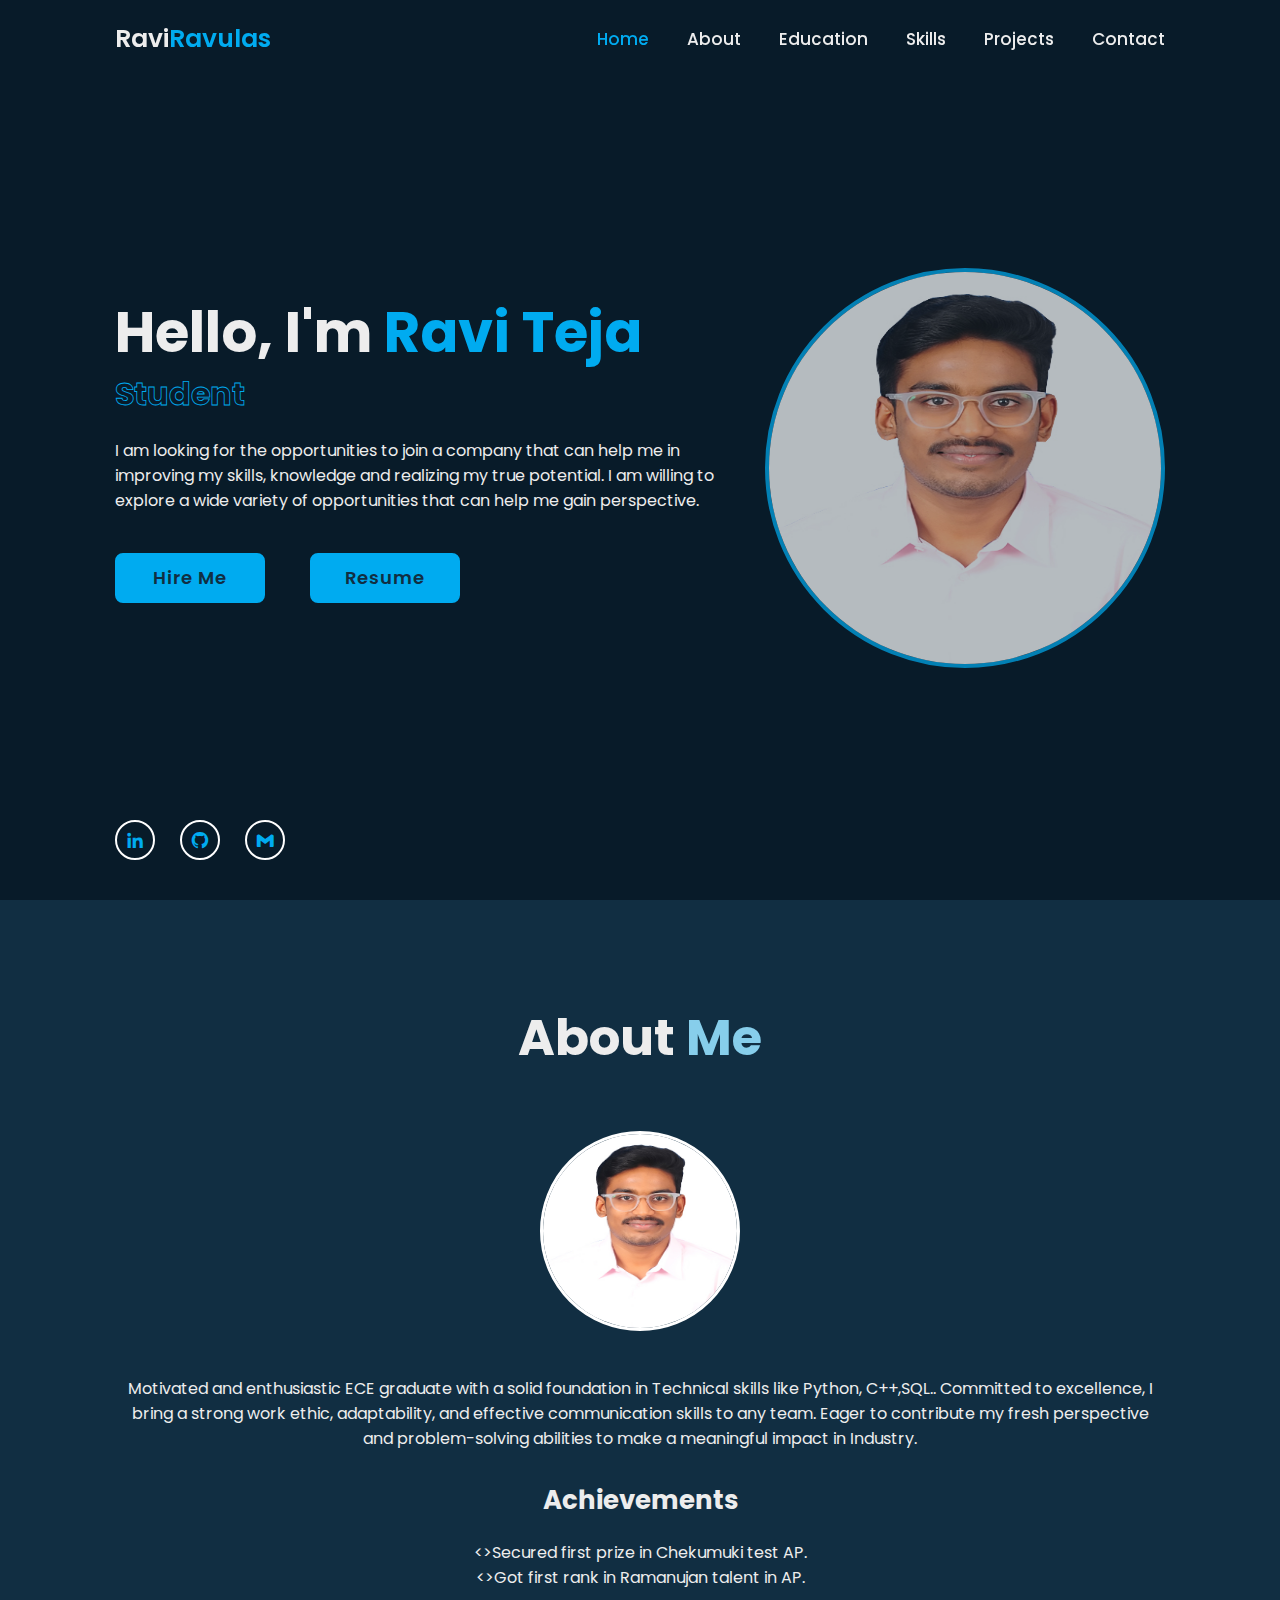
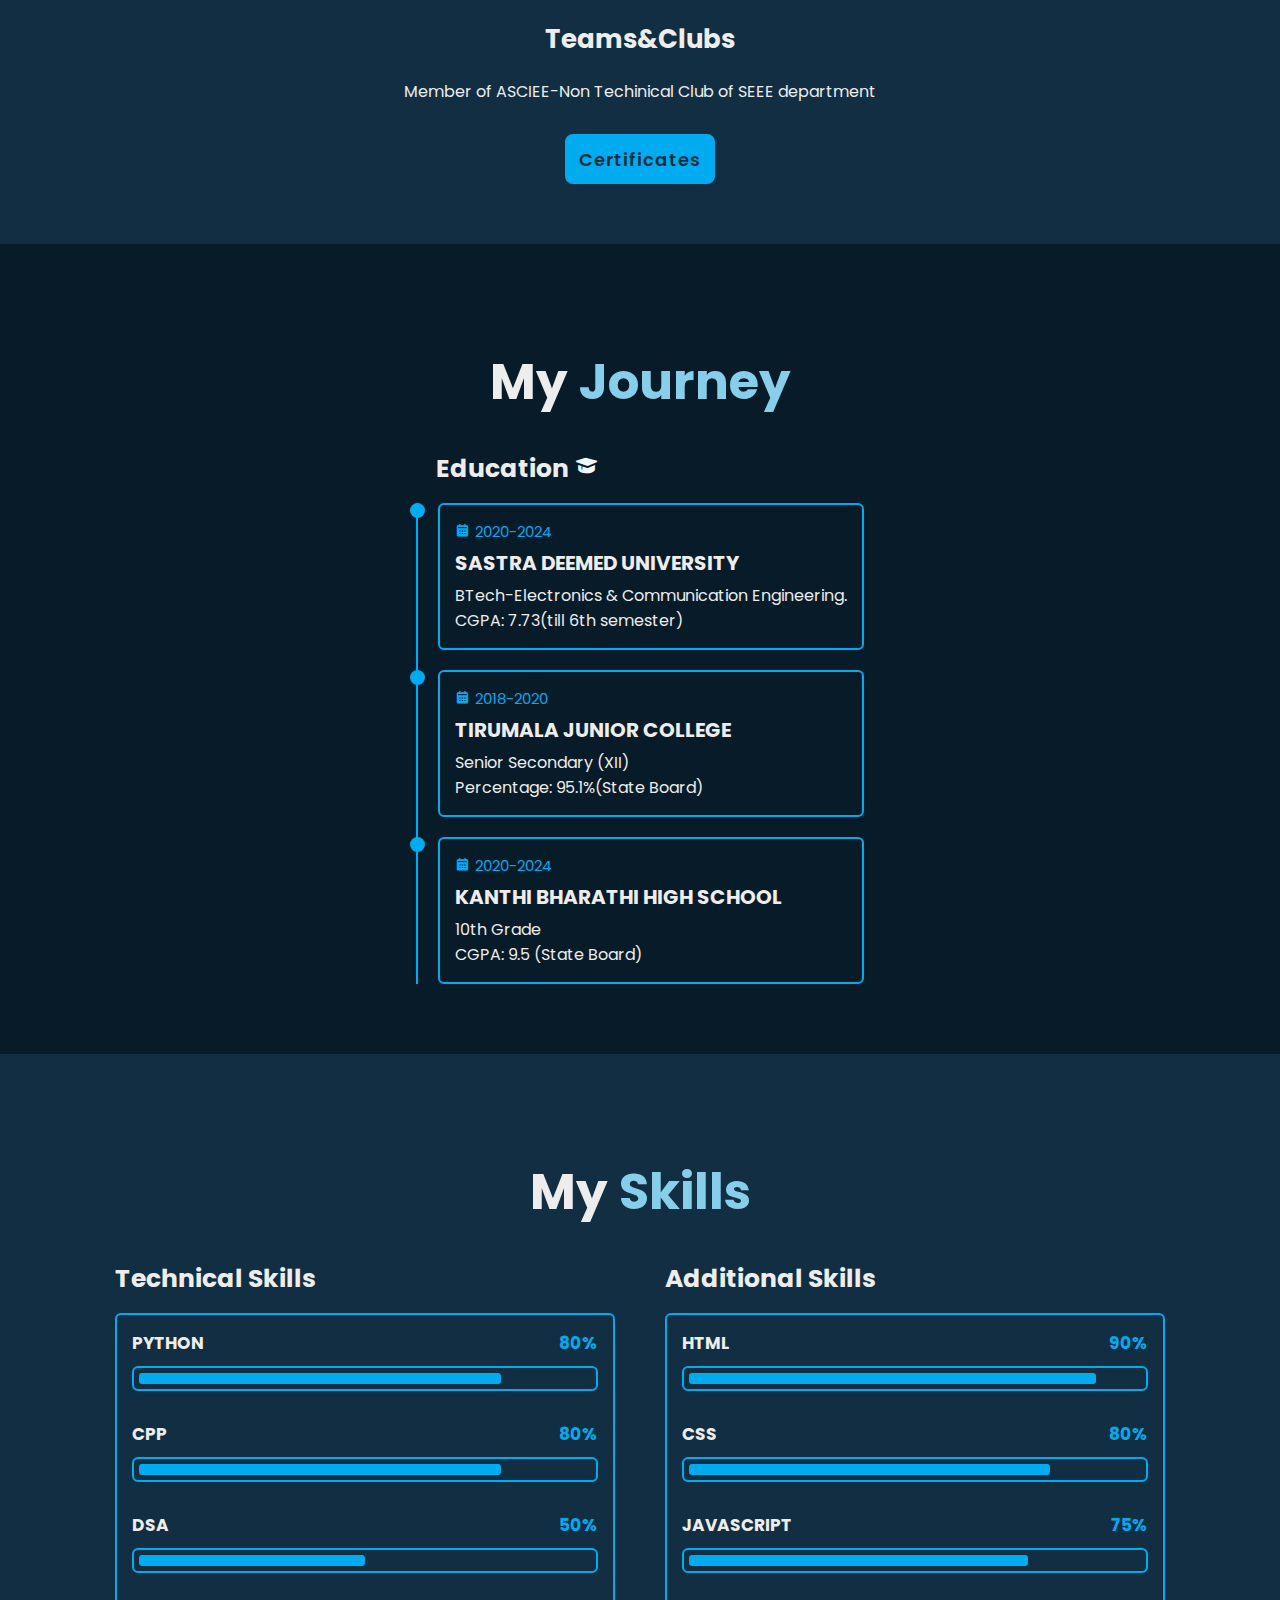
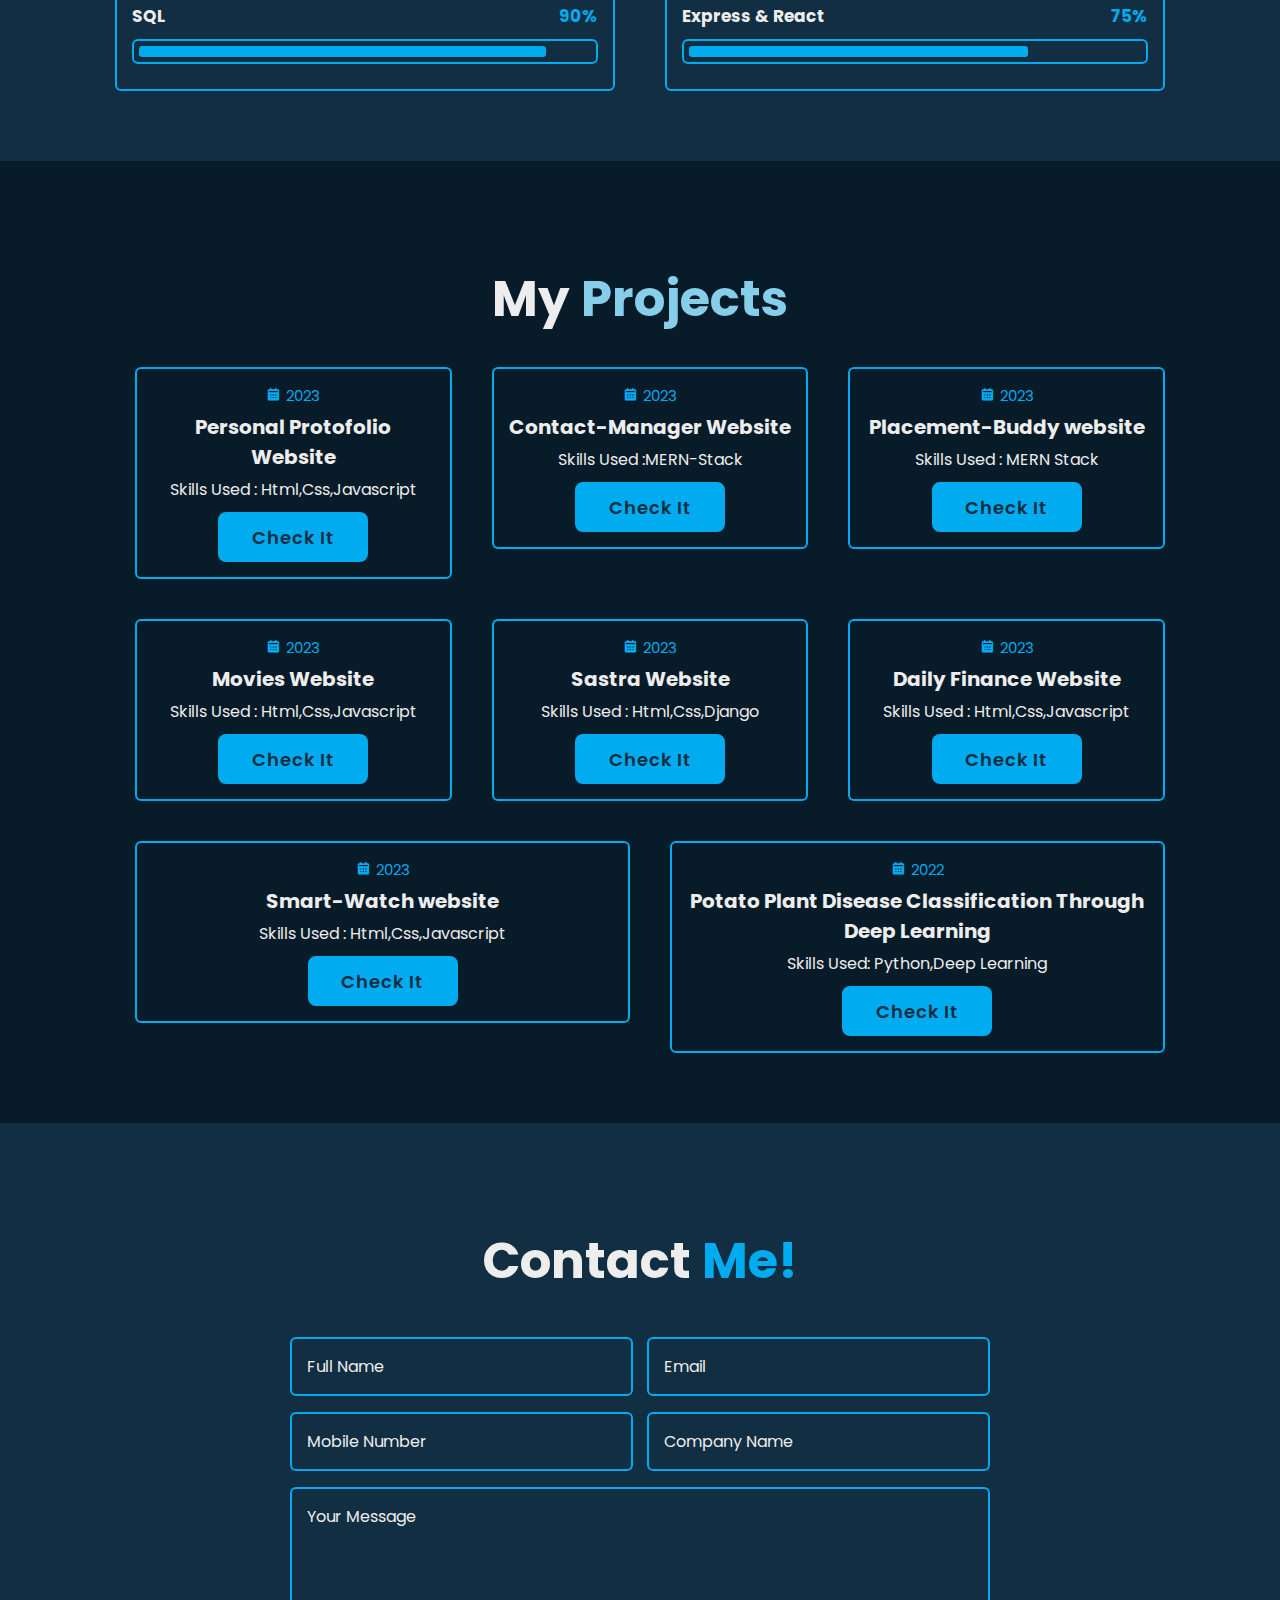
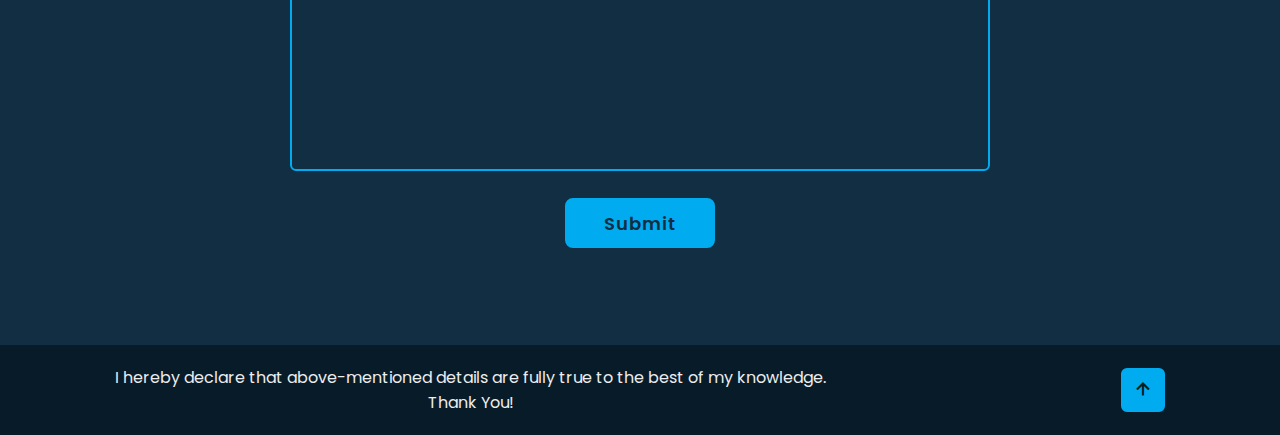
<file: Resume/index.html>
<!DOCTYPE html>
<html lang="en">
<head>
    <meta charset="UTF-8">
    <meta http-equiv="X-UA-Compatible" content="IE=edge">
    <meta name="viewport" content="width=device-width, initial-scale=1.0">
    <title>RaviRavulas</title>
    <link rel="stylesheet" href="./index.css">
    <link href='https://unpkg.com/boxicons@2.1.4/css/boxicons.min.css' rel='stylesheet'>
</head>
<body>
    <header class="header">
        <a href="#" class="logo">Ravi<span>Ravulas</span></a>
        <div class="bx bx-menu" id="menu-icon"></div>
        <nav class="navbar">
            <a href="#" class="active">Home</a>
            <a href="#about">About</a>
            <a href="#education">Education</a>
            <a href="#skills">Skills</a>
            <a href="#projects">Projects</a>
            <a href="#contact">Contact</a>
        </nav>
    </header>
    <section class="home" id="home">
        <div class="home-container">
            <h1>Hello, I'm <span>Ravi Teja</span></h1>
            <div class="text-animate">
                <h3>Student</h3>
            </div>
            <p>I am looking for the opportunities to join a company that can help me in improving my skills, knowledge and realizing my true potential. I am willing to explore a wide variety of opportunities that can help me gain perspective.</p>
        
            <div class="btn-box">
                <a href="#" class="btn" id="hire">Hire Me</a>
                <a href="./assets/resume.pdf" class="btn">Resume</a>
            </div>
        </div>
        <div class="home-sci">
            <a href="https://www.linkedin.com/in/ravi-teja-ravula-048966273"><i class='bx bxl-linkedin'></i></a>
            <a href="https://github.com/RaviRavulas?tab=repositories"><i class='bx bxl-github' ></i></a>
            <a href="mailto:tejaravula111@gmail.com"><i class='bx bxl-gmail' ></i></a>
        </div>
        <div>
            <img class="profile" src="./assets/pp.jpg" alt="photo">
        </div>
    </section>
    <section class="about" id="about">
        <h2 class="heading">About <span style="color: skyblue;">Me</span></h2>
        <div class="about-img">
            <img src="assets/pp.jpg" alt="profile" width="300px" height="300px">
        </div>
        <div class="about-content" >
            <p>Motivated and enthusiastic ECE graduate with a solid foundation in
                Technical skills like Python, C++,SQL.. Committed to excellence, I
                bring a strong work ethic, adaptability, and effective communication
                skills to any team. Eager to contribute my fresh perspective and
                problem-solving abilities to make a meaningful impact in Industry.
            </p>
            <h3>Achievements</h3>
            <p><>Secured first prize in Chekumuki test AP.<br>
            <>Got first rank in Ramanujan talent in AP.
            </p>
            <h3>Teams&Clubs</h3>
            <p>Member of ASCIEE-Non Techinical Club of SEEE department</p>
            <div class="btn-box btns">
                <a href="#" class="btn">Certificates</a>
            </div>
        </div>
    </section>
    <section class="education" id="education">
        <h2 class="heading">My <span style="color: skyblue;">Journey</span></h2>
        <div class="education-row">
            <div class="education-column">
                <h3 class="title">Education<span><i class='bx bxs-graduation' style="color: aliceblue; margin-left: 5px;"></i></span></h3>
                <div class="education-box">
                    <div class="education-content">
                        <div class="content">
                            <div class="year"><i class='bx bxs-calendar'></i>2020-2024</div>
                            <h3>SASTRA DEEMED UNIVERSITY</h3>
                            <p>BTech-Electronics & Communication Engineering.<br>
                                CGPA: 7.73(till 6th semester)
                            </p>
                        </div>
                    </div>
                    <div class="education-content">
                        <div class="content">
                            <div class="year"><i class='bx bxs-calendar'></i>2018-2020</div>
                            <h3>TIRUMALA JUNIOR COLLEGE
                            </h3>
                            <p>Senior Secondary (XII)<br>
                                Percentage: 95.1%(State Board)
                            </p>
                        </div>
                    </div>
                    <div class="education-content">
                        <div class="content">
                            <div class="year"><i class='bx bxs-calendar'></i>2020-2024</div>
                            <h3>KANTHI BHARATHI HIGH SCHOOL
                            </h3>
                            <p>10th Grade<br>
                                CGPA: 9.5 (State Board)
                            </p>
                        </div>
                    </div>
                </div>
            </div>
            </div>
        </div>
    </section>
    <section class="skills" id="skills">
        <h2 class="heading">My <span style="color: skyblue;">Skills</span></h2>
        <div class="skills-row">
            <div class="skills-column">
                <h3 class="title">Technical Skills</h3>
                <div class="skills-box">
                    <div class="skills-content">
                        <div class="progress">
                            <h3>PYTHON <span>80%</span></h3>
                            <div class="bar"><span></span></div>
                        </div>
                        <div class="progress">
                            <h3>CPP  <span>80%</span></h3>
                            <div class="bar"><span></span></div>
                        </div>
                        <div class="progress">
                            <h3>DSA <span>50%</span></h3>
                            <div class="bar"><span></span></div>
                        </div>
                        <div class="progress">
                            <h3>SQL <span>90%</span></h3>
                            <div class="bar"><span></span></div>
                        </div>
                    </div>
                </div>
            </div>
            <div class="skills-column">
                <h3 class="title">Additional Skills</h3>
                <div class="skills-box">
                    <div class="skills-content">
                        <div class="progress">
                            <h3>HTML <span>90%</span></h3>
                            <div class="bar"><span></span></div>
                        </div>
                        <div class="progress">
                            <h3>CSS <span>80%</span></h3>
                            <div class="bar"><span></span></div>
                        </div>
                        <div class="progress">
                            <h3>JAVASCRIPT <span>75%</span></h3>
                            <div class="bar"><span></span></div>
                        </div>
                        <div class="progress">
                            <h3>Express & React <span>75%</span></h3>
                            <div class="bar"><span></span></div>
                        </div>
                    </div>
                </div>
            </div>
        </div>
    </section>
    <section class="projects" id="projects">
        <h2 class="heading">My <span style="color: skyblue;">Projects</span></h2>
        <div class="projects-row">
            <div class="projects-column">
                <div class="projects-box">
                    <div class="projects-content">
                        <div class="content">
                            <div class="year"><i class='bx bxs-calendar'></i>2023</div>
                            <h3>Personal Protofolio Website</h3>
                            <p>Skills Used : Html,Css,Javascript</p>
                            <div class="btnbox">
                                <a href="#" class="btn">Check It</a>
                            </div>
                        </div>
                    </div>
                </div>
            </div>
            <div class="projects-column">
                <div class="projects-box">
                    <div class="projects-content">
                        <div class="content">
                            <div class="year"><i class='bx bxs-calendar'></i>2023</div>
                            <h3>Contact-Manager Website</h3>
                            <p>Skills Used :MERN-Stack</p>
                            <div class="btnbox">
                                <a href="#" class="btn">Check It</a>
                            </div>
                        </div>
                    </div>
                </div>
            </div>
            <div class="projects-column">
                <div class="projects-box">
                    <div class="projects-content">
                        <div class="content">
                            <div class="year"><i class='bx bxs-calendar'></i>2023</div>
                            <h3>Placement-Buddy website</h3>
                            <p>Skills Used : MERN Stack</p>
                            <div class="btnbox">
                                <a href="#" class="btn">Check It</a>
                            </div>
                        </div>

                    </div>
                </div>
            </div>
            <div class="projects-column">
                <div class="projects-box">
                    <div class="projects-content">
                        <div class="content">
                            <div class="year"><i class='bx bxs-calendar'></i>2023</div>
                            <h3>Movies Website</h3>
                            <p>Skills Used : Html,Css,Javascript</p>
                            <div class="btnbox">
                                <a href="./movies/index.html" class="btn">Check It</a>
                            </div>
                        </div>
                    </div>
                </div>
            </div>
            <div class="projects-column">
                <div class="projects-box">
                    <div class="projects-content">
                        <div class="content">
                            <div class="year"><i class='bx bxs-calendar'></i>2023</div>
                            <h3>Sastra Website</h3>
                            <p>Skills Used : Html,Css,Django</p>
                            <div class="btnbox">
                                <a href="http://127.0.0.1:8000/" class="btn">Check It</a>
                            </div>
                        </div>
                    </div>
                </div>
            </div>
            <div class="projects-column">
                <div class="projects-box">
                    <div class="projects-content">
                        <div class="content">
                            <div class="year"><i class='bx bxs-calendar'></i>2023</div>
                            <h3>Daily Finance Website</h3>
                            <p>Skills Used : Html,Css,Javascript</p>
                            <div class="btnbox">
                                <a href="./DailyFinance/index.html" class="btn">Check It</a>
                            </div>
                        </div>
                    </div>
                </div>
            </div>
            <div class="projects-column">
                <div class="projects-box">
                    <div class="projects-content">
                        <div class="content">
                            <div class="year"><i class='bx bxs-calendar'></i>2023</div>
                            <h3>Smart-Watch website</h3>
                            <p>Skills Used : Html,Css,Javascript</p>
                            <div class="btnbox">
                                <a href="./watch/index.html" class="btn">Check It</a>
                            </div>
                        </div>

                    </div>
                </div>
            </div>
            
            <div class="projects-column">
                <div class="projects-box">
                    <div class="projects-content">
                        <div class="content">
                            <div class="year"><i class='bx bxs-calendar'></i>2022</div>
                            <h3>Potato Plant Disease Classification Through Deep Learning</h3>
                            <p>Skills Used: Python,Deep Learning
                            </p>
                            <div class="btnbox">
                                <a href="#" class="btn">Check It</a>
                            </div>
                        </div>
                    </div>
                </div>
            </div>
        </div>
    </section>
    <section class="contact" id="contact">
        <h2 class="heading">Contact <span>Me!</span></h2>
        <form action="#">
            <div class="input-box">
                <div class="input-field">
                    <input type="text" placeholder="Full Name" required>
                    <span class="focus"></span>
                </div>
                <div class="input-field">
                    <input type="text" placeholder="Email" required>
                </div>
            </div>
            <div class="input-box">
                <div class="input-field">
                    <input type="text" placeholder="Mobile Number" required>
                </div>
                <div class="input-field">
                    <input type="text" placeholder="Company Name" required>
                </div>
            </div>
            <div class="textarea-field">
                <textarea name="" id="" cols="30" rows="10" placeholder="Your Message"></textarea>
            </div>
            <div class="btn-box btns">
                <button type="submit" class="btn">Submit</button>
            </div>
        </form>
    </section>
    <footer class="footer">
        <div class="footer-text">
            <p>I hereby declare that above-mentioned details are fully true to the best of my knowledge.<br>Thank You!</p>
        </div>
        <div class="footer-iconTop">
            <a href="#"><i class='bx bx-up-arrow-alt' ></i></a>
        </div>
    </footer>
    <script src="./index.js" type="text/javascript"></script>
</body>
</html>
</file>
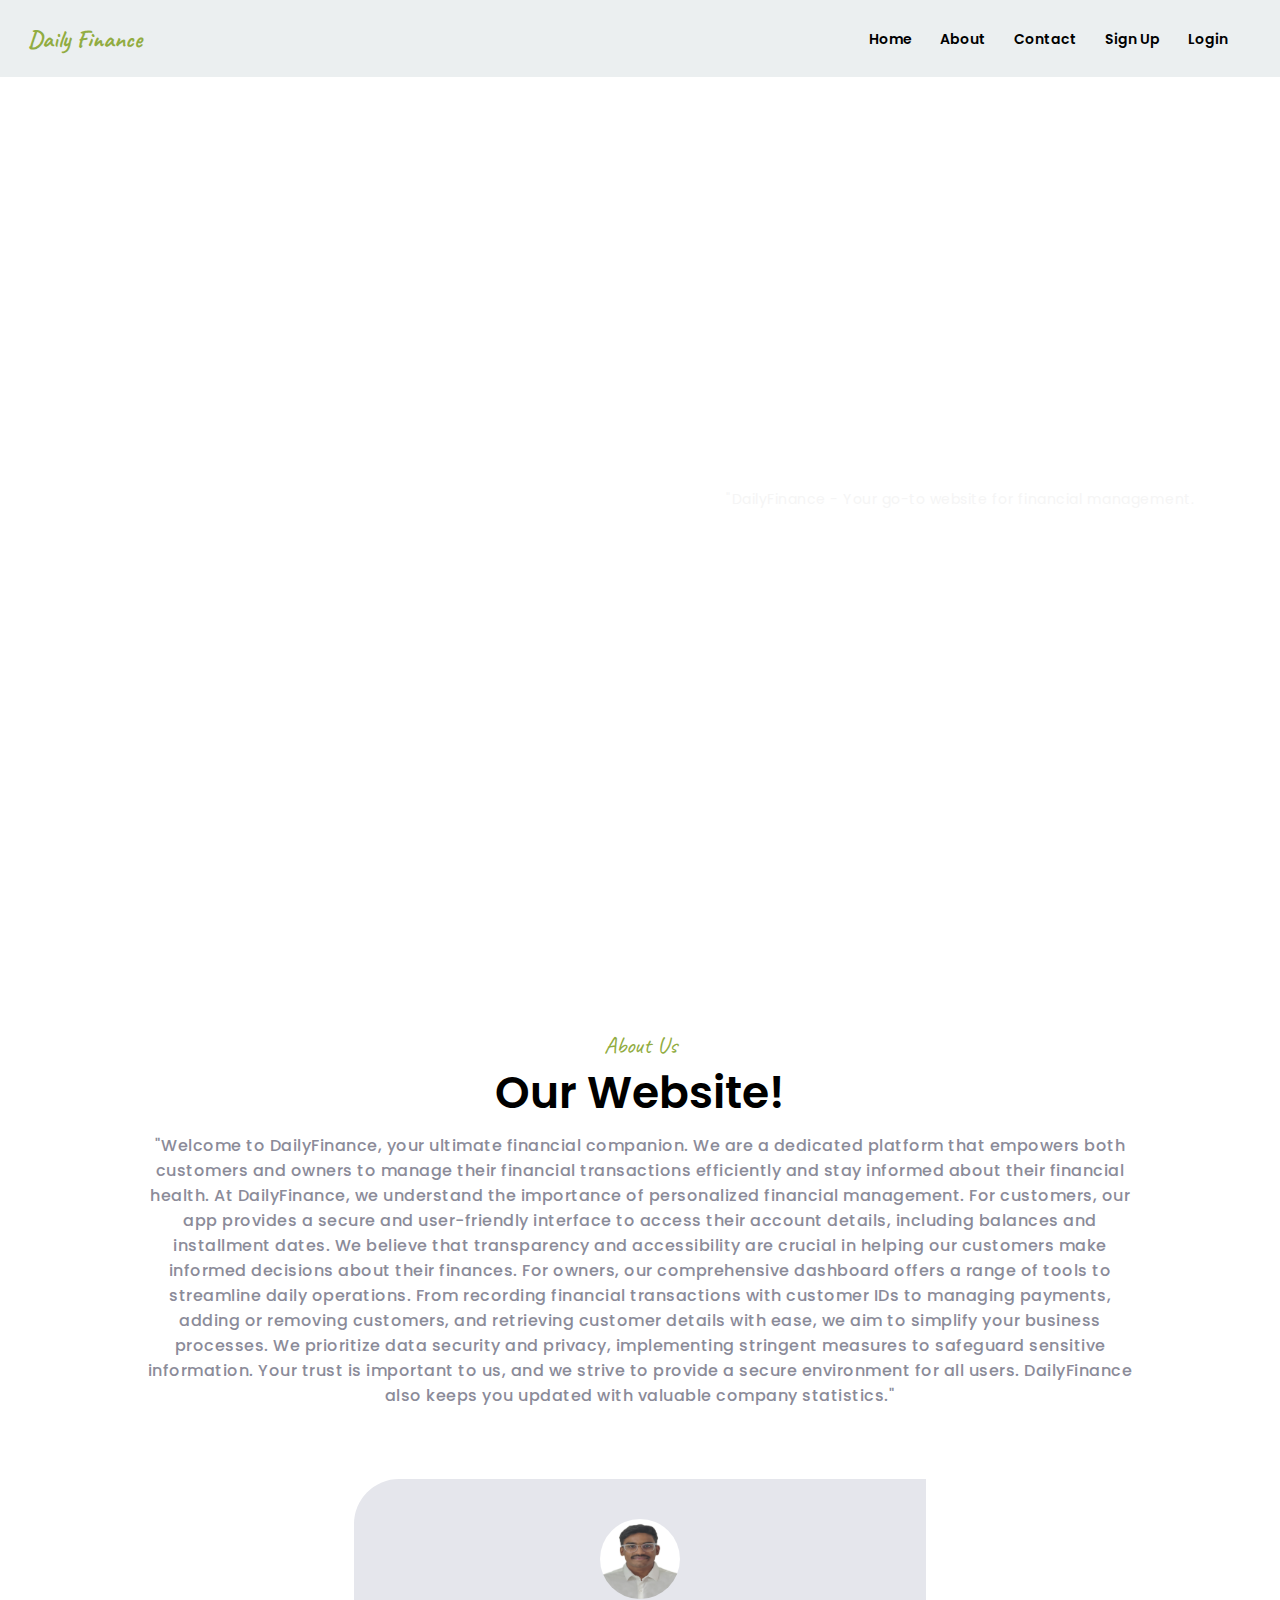
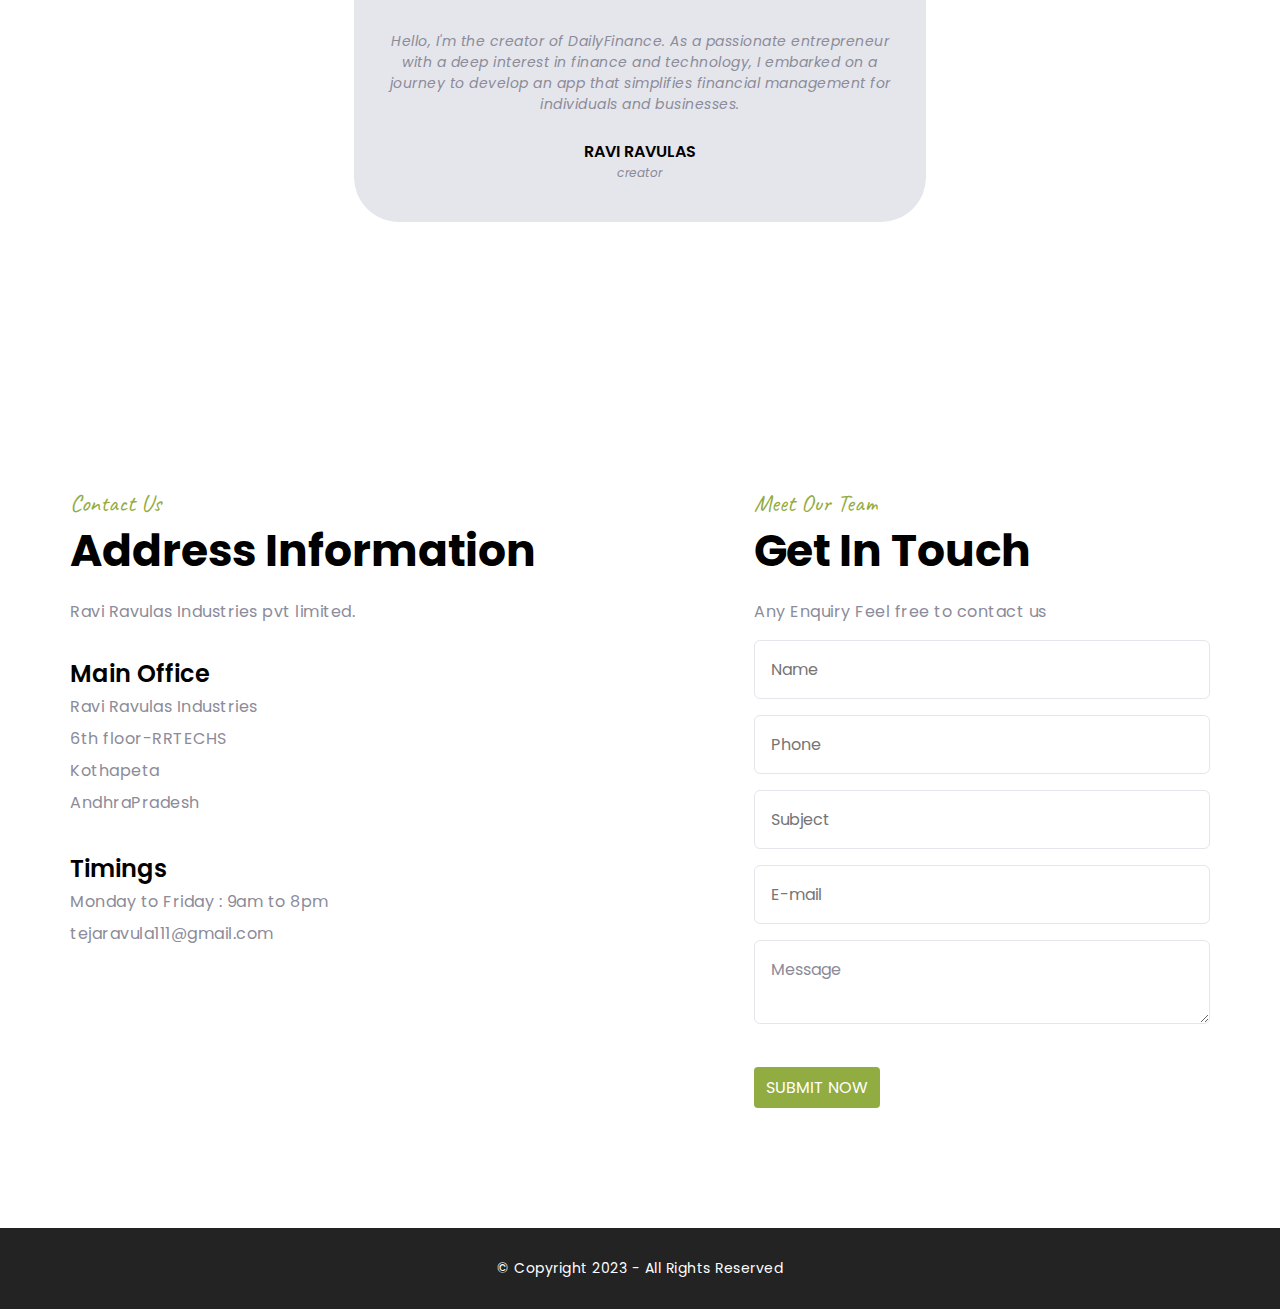
<file: Resume/DailyFinance/index.html>
<!DOCTYPE html>
<html>
    <head>
        <meta charset="UTF-8">
        <meta name="'viewport" content="width=device-width",initial scale="1.0">
        <link href="https://fonts.googleapis.com/css?family=Poppins:300,300i,400,400i,500,500i,600,600i,700,700i" rel="stylesheet">
        <link href="https://fonts.googleapis.com/css?family=Caveat:400,700&subset=cyrillic" rel="stylesheet">
        <link rel="stylesheet" href="https://use.fontawesome.com/releases/v5.7.2/css/all.css" integrity="sha384-fnmOCqbTlWIlj8LyTjo7mOUStjsKC4pOpQbqyi7RrhN7udi9RwhKkMHpvLbHG9Sr" crossorigin="anonymous">
        <title>Daily Finance</title>
        <link rel = "icon" href ="https://graphicsfamily.com/wp-content/uploads/2020/05/786-1.jpg" type = "image/x-icon">
        <link href='https://unpkg.com/boxicons@2.1.4/css/boxicons.min.css' rel='stylesheet'>
        <link rel="stylesheet" href="./index.css" type="text/css">
    </head>
    <body>
        <header>
            <nav>
                <a href="index.html" class="logo">Daily Finance</a>
                <div class="bx bx-menu" id="menu-icon"></div>
                <div class="menulist">
                    <a href="index.html" class="menu-item" >Home</a>
                    <a href="#testimonials-section" class="menu-item" >About</a>
                    <a href="#address-section" class="menu-item">Contact</a>
                    <a href="signup.html" class="menu-item" >Sign Up</a>
                    <a class="menu-item">Login</a>
                </div>
            </nav>
            <section id="landing-section">
                <div id="main-text-wrapper">
                    <h1>Welcome!</h1>
                    <p>"DailyFinance - Your go-to website for financial management.</p>
                </div>
            </section>
        </header>
        <main>
            <section id="testimonials-section">
                <p id="testimonials-heading">About Us</p>
                <h3 id="testimonials-sectionh3">Our Website!</h3>
                <p id="testimonials-desc">
                    "Welcome to DailyFinance, your ultimate financial companion. We are a dedicated platform that empowers both customers and owners to manage their financial transactions efficiently and stay informed about their financial health.
                    
                    At DailyFinance, we understand the importance of personalized financial management. For customers, our app provides a secure and user-friendly interface to access their account details, including balances and installment dates. We believe that transparency and accessibility are crucial in helping our customers make informed decisions about their finances.  
                    For owners, our comprehensive dashboard offers a range of tools to streamline daily operations. From recording financial transactions with customer IDs to managing payments, adding or removing customers, and retrieving customer details with ease, we aim to simplify your business processes.
                    
                    We prioritize data security and privacy, implementing stringent measures to safeguard sensitive information. Your trust is important to us, and we strive to provide a secure environment for all users.
                    
                    DailyFinance also keeps you updated with valuable company statistics."</p>
                <div id="testimonials-wrapper">
                    <div class="testimonial-item">
                        <img src="assets/profile.jpg" />
                        <p class="testimonial-message">Hello, I'm the creator of DailyFinance. As a passionate entrepreneur with a deep interest in finance and technology, I embarked on a journey to develop an app that simplifies financial management for individuals and businesses.</p>
                        <h3 class="testimonial-by">Ravi Ravulas</h3>
                        <p class="job-role">creator</p>
                    </div>
                </div>
            </section>
            <section id="address-section">
                <div id="address-wrapper">
                    <div>
                        <p class="green-heading">Contact Us</p>
                        <h3 class="section-heading">Address Information</h3>
                        <p class="section-description">Ravi Ravulas Industries pvt limited.</p>
    
                        <h4 class="address-heading">Main Office</h4>
                        <p class="address-lines">
                            Ravi Ravulas Industries<br>6th floor-RRTECHS<br>Kothapeta<br>AndhraPradesh<br>
                        </p>
                        <h4 class="address-heading">Timings</h4>
                        <p class="address-lines">
                             Monday to Friday : 9am to 8pm<br>tejaravula111@gmail.com</p>
                    </div>
                    <div>
                        <p class="green-heading">Meet Our Team</p>
                        <h3 class="section-heading">Get In Touch</h3>
                        <p class="section-description">Any Enquiry Feel free to contact us</p>
                        <form>
                            <input class="input-box" type="text" name="name" placeholder="Name" />
                            <input class="input-box" type="text" name="phone" placeholder="Phone" />
                            <input class="input-box" type="text" name="subject" placeholder="Subject" />
                            <input class="input-box" type="email" name="email" placeholder="E-mail" />
                            <textarea class="input-box">Message</textarea>
                            <input id="btn-submit" class="primary-button" type="submit" value="Submit Now">
                        </form>
                    </div>
                </div>
            </section>
            <script src="./index.js" type="text/javascript"></script>
        </main>
        <footer>© Copyright 2023 - All Rights Reserved</footer>
    </body>
</html>
</file>
<file: Resume/index.css>
@import url('https://fonts.googleapis.com/css2?family=Poppins:wght@300;400;500;600;700;800;900&display=swap');

* {
    margin: 0;
    padding: 0;
    box-sizing: border-box;
    text-decoration: none;
    border: none;
    outline: none;
    scroll-behavior: smooth;
    font-family:'Poppins',sans-serif;
};
:root{
    --bg-color: #081b29;;
    --second-bg-color: #112e42;
    --text-color:#ededed;
    --main-color:#00abf0;
}
html{
    font-size: 62.5%;
}
body{
    background:#081b29;
    color:#ededed;
}
.header{
    position: fixed;
    top: 0;
    left:0;
    width:100%;
    padding: 2rem 9%;
    background: transparent;
    display: flex;
    justify-content: space-between;
    align-items: center;
    z-index: 100;
    transition: .3s;
}
.header.sticky{
    background: #081b29;
}
.logo{
    font-size: 2.5rem;
    color:#ededed;
    font-weight: 600; 
}
.navbar a {
    font-size: 1.7rem;
    color: #ededed;
    font-weight: 500;
    margin-left: 3.5rem;
    transition: .3s;
}
.navbar a:hover,.navbar a.active {
    color:#00abf0;
}
#menu-icon{
    font-size: 3.6rem;
    color: #ededed;
    cursor: pointer;
    display: none;
}
section{
    min-height: 100vh;
    padding: 10rem 9% 2rem;
}
.home {
    display: flex;
    align-items: center;
    padding: 0 9%;
    justify-content: space-between;
}
.home-container{
    max-width: 60rem;
}
.home-container h1{
    font-size: 5.6rem;
    font-weight: 700;
    line-height: 1.3;
}
.home-container .text-animate{
    position: relative;
    width:32.8rem;
}
.home-container .text-animate h3{
   font-size: 3.2rem;
   font-weight:700;
   color:#081b29;
   -webkit-text-stroke: .8px #00abf0; 
}
.home-container p{
    font-size: 1.6em;
    margin: 2rem 0 4rem;
}
.btn-box{
    position: relative;
    display: flex;
    justify-content: space-between;
    width: 34.5rem;
    height: 5rem;
}
.btn-box .btn{
    position: relative;
    display: inline-flex;
    justify-content: center;
    align-items: center;
    width: 15rem;
    height:100%;
    background: #00abf0;
    border: .2rem solid #00abf0;
    border-radius: .8rem;
    font-size: 1.8rem;
    font-weight: 600;
    letter-spacing: .1rem;
    color: #112e42;
    overflow: hidden;
    z-index: 1;
}
.btn-box .btn::before{
    content: '';
    position: absolute;
    top:0;
    left:0;
    width:0%;
    height:100%;
    background:#081b29;
    transition: .5s;
    z-index: -1;
}
.btn-box .btn:hover::before{
    width:100%;
}
.btn-box .btn:hover{
    color: #00abf0;
}
.home-sci{
    position: absolute;
    bottom: 4rem;
    width: 170px;
    display: flex;
    justify-content: space-between;
}
.home-sci a{
    width:40px;
    height: 40px;
    display: inline-flex;
    justify-content: center;
    align-items: center;
    position: relative;
    background: transparent;
    border: .2rem solid white;
    border-radius: 50%;
    font-size: 20px;
    color: #00abf0;
    z-index: 1;
    overflow: hidden;
}
.home-sci a:hover{
    color: #081b29;
}
.home-sci a::before{
    content: '';
    position: absolute;
    top:0;
    left:0;
    width:0%;
    height:100%;
    background: #00abf0;
    transition: .5s;
    z-index: -1;
}
.home-sci a:hover::before{
    width:100%;
}
.profile{
    width: 400px;
    height: 400px;
    border-radius: 50%;
    border:4px solid #00abf0;
    align-items: center;
    opacity: 70%;
    margin-top: 4rem;
    transition: .2s;
}
.profile:hover{
    opacity: 100%;
}
span{
    color: #00abf0;
}
.about{
    display: flex;
    justify-content: center;
    align-items: center;
    flex-direction: column;
    gap:0rem;
    background: #112e42;
    padding-bottom: 6rem;
}
.heading{
    font-size: 5rem;
    margin-bottom: 3rem;
    text-align: center;
}
.about-img{
    position: relative;
    width: 25rem;
    height: 25rem;
    border-radius: 50%;
    display: flex;
    justify-content: center;
    align-items: center;
}
.about-img img{
    width: 80%;
    height: 80%;
    border-radius: 50%;
    border: .3rem solid white;
}
.about-content{
    text-align: center;
}
.about-content h3{
    font-size: 2.6rem;
}
.about-content p{
    font-size: 1.6rem;
    margin: 2rem 0 3rem;
}
.about .btn-box.btns{
    display: inline-block;
    width: 15rem;
    text-align: center;
}
.education{
    display:flex;
    justify-content: center;
    align-items: center;
    flex-direction: column;
    min-height: auto;
    padding-bottom: 5rem;
}
.education .education-row{
    display: flex;
    flex-wrap: wrap;
    gap: 5rem;
}
.education-row .education-column{
    flex: 1 1 32rem;
}
.education-column .title{
    font-size: 2.5rem;
    margin: 0 0 1.5rem 2rem;
}
.education-column .education-box{
    border-left: .2rem solid #00abf0;
}
.education-box .education-content{
    position: relative;
    padding-left: 2rem;
}
.education-box .education-content::before{
    content: '';
    position: absolute;
    top:0;
    left:-.8rem;
    width:1.5rem;
    height:1.5rem;
    background:#00abf0;
    border-radius: 50%;
}
.education-content .content{
    position: relative;
    padding: 1.5rem;
    border: .2rem solid #00abf0 ;
    border-radius: .6rem;
    margin-bottom: 2rem;
    overflow: hidden;
    z-index: 1;
}
.education-content .content::before{
    content: '';
    position: absolute;
    top:0;
    left:0;
    width:0%;
    height:100%;
    background:#112e42;
    z-index: -1;
    transition: .5s;
}
.education-content .content:hover::before{
    width:100%;
}
.education-content .content .year{
    font-size: 1.5rem;
    color: #00abf0;
    padding-bottom: .5rem;
}
.education-content .content .year i{
    padding-right: .5rem;
}   
.education-content .content  h3{
    font-size: 2rem;
}  
.education-content .content  p {
    font-size: 1.6rem;
    padding-top: .5rem;
}  
.skills{
    min-height: auto;
    padding-bottom: 7rem;
    background: #112e42;
}
.skills .skills-row{
    display:flex;
    flex-wrap: wrap;
    gap: 5rem;
}
.skills-row .skills-column{
    flex:1 1 40rem;
}
.skills-column .title{
    font-size: 2.5rem;
    margin: 0 0 1.5rem;
}
.skills-box .skills-content{
    position: relative;
    border: .2rem solid #00abf0;
    border-radius: .6rem;
    padding: .5rem 1.5rem;
    z-index: 1;
}
.skills-box .skills-content::before{
    content: '';
    position: absolute;
    top:0;
    left:0;
    width:0%;
    height:100%;
    background:#081b29;
    z-index: -1;
    border-radius: .6rem;
    transition: .5s;
}
.skills-box .skills-content:hover::before{
    width:100%;
}
.skills-content .progress{
    padding: 1rem 0;
}
.skills-content .progress h3{
    font-size: 1.7rem;
    display: flex;
    justify-content: space-between;
}
.skills-content .progress .bar{
    height:2.5rem;
    border-radius: .6rem;
    border: .2rem solid #00abf0;
    padding: .5rem;
    margin: 1rem 0;
}
.skills-content .progress .bar span{
    display: block;
    height: 100%;
    border-radius: .3rem;
    background: #00abf0;
}
.skills-column:nth-child(1) .skills-content .progress:nth-child(1) .bar span{
    width: 80%;
}
.skills-column:nth-child(1) .skills-content .progress:nth-child(2) .bar span{
    width: 80%;
}
.skills-column:nth-child(1) .skills-content .progress:nth-child(3) .bar span{
    width: 50%;
}
.skills-column:nth-child(1) .skills-content .progress:nth-child(4) .bar span{
    width: 90%;
}
.skills-column:nth-child(2) .skills-content .progress:nth-child(1) .bar span{
    width: 90%;
}
.skills-column:nth-child(2) .skills-content .progress:nth-child(2) .bar span{
    width: 80%;
}
.skills-column:nth-child(2) .skills-content .progress:nth-child(3) .bar span{
    width: 75%;
}
.skills-column:nth-child(2) .skills-content .progress:nth-child(4) .bar span{
    width: 75%;
}
.projects{
    display:flex;
    justify-content: center;
    align-items: center;
    flex-direction: column;
    min-height: auto;
    padding-bottom: 5rem;
}
.projects .projects-row{
    display: flex;
    flex-direction: row;
    flex-wrap: wrap;
    gap: 2rem;
}
.projects-row .projects-column{
    flex: 1 1 32rem;
}
.projects-column .title{
    font-size: 2.5rem;
    margin: 0 0 1.5rem 2rem;
}
.projects-box .projects-content{
    position: relative;
    padding-left: 2rem;
}
.btnbox{
    position: relative;
    margin-top: 1rem;
    width: 100%;
    display: flex;
    justify-content: center;
    height: 5rem;
}
.btnbox .btn{
    position: relative;
    display: flex;
    justify-content: center;
    align-items: center;
    width: 15rem;
    height:100%;
    background: #00abf0;
    border: .2rem solid #00abf0;
    border-radius: .8rem;
    font-size: 1.8rem;
    font-weight: 600;
    letter-spacing: .1rem;
    color: #112e42;
    overflow: hidden;
    z-index: 1;
}
.btnbox .btn::before{
    content: '';
    position: absolute;
    top:0;
    left:0;
    width:0%;
    height:100%;
    background:#081b29;
    transition: .5s;
    z-index: -1;
}
.btnbox .btn:hover::before{
    width:100%;
}
.btnbox .btn:hover{
    color: #00abf0;
}
.projects-content .content{
    position: relative;
    padding: 1.5rem;
    border: .2rem solid #00abf0 ;
    border-radius: .6rem;
    margin-bottom: 2rem;
    overflow: hidden;
    z-index: 1;
    text-align: center;
}
.projects-content .content::before{
    content: '';
    position: absolute;
    top:0;
    left:0;
    width:0%;
    height:100%;
    background:#112e42;
    z-index: -1;
    transition: .5s;
}
.projects-content .content:hover::before{
    width:100%;
}
.projects-content .content .year{
    font-size: 1.5rem;
    color: #00abf0;
    padding-bottom: .5rem;
}
.projects-content .content .year i{
    padding-right: .5rem;
}   
.projects-content .content  h3{
    font-size: 2rem;
}  
.projects-content .content  p {
    font-size: 1.6rem;
    padding-top: .5rem;
} 

.contact{
    min-height: auto;
    padding-bottom: 7rem;
    background: #112e42;
}
.contact form{
    max-width: 70rem;
    margin: 0 auto;
    text-align: center;    
}
.contact form .input-box{
    position: relative;
    display: flex;
    flex-wrap: wrap;
    justify-content: space-between;
}
.contact form .input-box .input-field{
    position: relative;
    width: 49%;
    margin: .8rem 0;
}
.contact form .input-box .input-field input,
.contact form .textarea-field textarea{
    width: 100%;
    height: 100%;
    padding: 1.5rem;
    font-size: 1.6rem;
    color: #ededed;
    background: transparent;
    border-radius: .6rem;
    border: .2rem solid #00abf0;
}
.contact form .input-box .input-field input::placeholder,
.contact form .textarea-field textarea::placeholder{
    color: #ededed;
}
.contact form .textarea-field {
    position: relative;
    margin: .8rem 0 2.7rem;
    display: flex;
}
.contact form .textarea-field textarea{
    resize: none;
}
.contact form .btn-box.btns{
    margin: .8rem 0 2.7rem;
    display: flex;
    position: relative;
   justify-content: center;
   width: 100%;
}
.contact form .btn-box.btns .btn{
    cursor: pointer;
}
.footer{
    display: flex;
    justify-content: space-between;
    align-items: center;
    flex-wrap: wrap;
    padding: 2rem 9%;
    background:#081b29;
}
.footer-text p{
    font-size: 1.6rem;
    text-align: center;
    
}
.footer-iconTop a{
    position: relative;
    display: inline-flex;
    justify-content: center;
    align-items: center;
    padding: .8rem;
    background: #00abf0;
    border: .2rem solid #00abf0;
    border-radius: .6rem;
    overflow: hidden;
    z-index: 1;
}
.footer-iconTop a::before{
    content: '';
    position: absolute;
    top:0;
    left:0;
    width:0%;
    height:100%;
    background:#081b29;
    z-index: -1;
    transition: .5s;
}
.footer-iconTop a:hover::before{
    width:100%;

}
.footer-iconTop a i{
    font-size: 2.4rem;
    color: #081b29;
}
.footer-iconTop a i:hover{
    color:#00abf0;
}
@media (max-width:1200px){
    html{
        font-size: 55%;
    }
}
@media (max-width:991px){
    .header{
        padding: 2rem 4%;
    }
    section{
        padding:10rem 4% 2rem;
    }
    .home{
        padding: 0 4%;
    }
    .footer{
        padding:2rem 4%;
    }
}
@media (max-width:768px){
    .header{
        background: #081b29;
    }
    #menu-icon{
        display: block;
    }
    .navbar{
        position: absolute;
        top: 100%;
        left:-100%;
        width: 100%;
        padding: 1rem 4%;
        background: #081b29;
        box-shadow: 0 .5rem 1rem black;
        transition: .25s ease;
        transition-delay: .25s;
    }
    .navbar.active{
        left:0;
        transition-delay: 0s;
    }
    .navbar a{
        display: block;
        margin: 3rem 0;
        font-size: 2rem;
    }
    .profile{
        width: 300px;
        height: 300px;
        border-radius: 50%;
        border:8px solid #ededed;
        align-items: center;
        opacity: 70%;
        margin-top: 4rem;
        
    }
    .footer{
        flex-direction: column-reverse;
    }
    .footer p{
        margin-top: 2rem;
    }
}
@media (max-width:520px){
    html{
        font-size: 50%;
    }
    .home-container h1{
        display: flex;
        flex-direction: column;
    }
    .home-sci{
        width: 160px;
    }
    .home-sci a{
        width: 38px;
        height: 38px;
    }
}
@media (max-width:462px){
    html{
        font-size: 50%;
    }
    .home{
        justify-content: center;
    }
    .home-container{
        display: flex;
        flex-direction: column;
        align-items: center;
        text-align: center;
    }
    .home-container h1{
        font-size: 5.2rem;
    }
    .home-sci{
        width: 160px;
    }
    .home-sci a{
        width: 38px;
        height: 38px;
    }
    .contact form .input-box .input-field{
        width: 100%;
    }
    .profile{
        display:none;
    }
}
</file>
<file: Resume/DailyFinance/index.css>
body {
    font-family: 'Poppins', sans-serif;
    margin: 0;

}
input, textarea {
    font-family: 'Poppins', sans-serif;
    outline: none;
}
nav{
    background-color: rgb(235, 239, 240);
    width:100%;
    height: 77px;
    display: flex;
    justify-content: space-between;
    align-items: center;
    padding: 0 28px;
    box-sizing: border-box;
    position: fixed;  
}
.bx.bx-menu{
    display: none;
}
.logo{
    color: #91ac41;
    font-size: 24px;
    font-weight: 800;
    font-family: 'Caveat', cursive;
    margin: 0;   
    cursor: pointer;
    text-decoration: none;
}
.menu-item{
    color: black;
    font-weight: 600;
    font-size: 14px;
    margin-right: 24px;
    cursor: pointer;  
    border: none;
    text-decoration: none;
}
.menu-item:hover{
    color:#91ac41;  
}
.dropdown-wrapper {
    display: inline-block;
    position: relative;
}
.dropdown-wrapper:hover .dropdown {
    display: block;
}
.dropdown {
    width: 150px;
    border-top: 2px solid rgb(200, 226, 133);
    padding: 20px;
    position: absolute;
    right: 24px;
    background-color: white;
    box-shadow: 0 2px 5px #ccc;
    display: none;
    border-bottom: 2px solid rgb(200, 226, 133);
}
.dropdown a {
    text-decoration: none;
    display: block;
    border-bottom: 1px solid #ccc;
    padding: 4px;
    cursor: pointer;
    color: #232323;
}
.dropdown a:hover{
    color: black;
    font-weight: 600;
}
.dropdown a:last-of-type {
    border: 0;
}
.menu-item i {
    padding-left: 4px;
}
header {
    width: 100%;
    height: 100vh;
    background-image: url('https://www.localfinance.in/assets/img/banner.jpg');
    opacity: 1;
    background-position: center;
    background-size:cover
}
#landing-section {
    width: 100%;
    height: 100vh;
    text-align: end;
    display: flex;
    justify-content: end;
}
#main-text-wrapper {
    width: 50%;
    height: 100%;
    display: flex;
    flex-direction: column;
    justify-content: center;
    align-items:center;
    text-align: center;
    font-size: 44px;
    font-weight: 600;
    margin: 0;   
}
#main-text-wrapper h1 {
    width: 100%;
    max-width: 1100px;
    font-size: 55px;
    font-weight: 600;
    color: white;
    line-height: 1.2;
    text-align: center;
    margin: 0;
}
#main-text-wrapper p {
    width: 100%;
    max-width: 1100px;
    font-size: 14px;
    letter-spacing: 0.5px;
    font-weight: 400;
    color: whitesmoke;
    text-align: center;
    padding-top: 32px;
}
#testimonials-section {
    width: 80%;
    padding-top: 75px;
    padding-bottom: 75px;
    text-align: center;
    margin-left: auto;
    margin-right: auto;
}

#testimonials-heading {
    color: #91ac41;
    font-size: 24px;
    font-family: 'Caveat', cursive;
    margin: 0;
    text-align: center;
    margin-top: 55px;
}

#testimonials-sectionh3{
    font-size: 44px;
    font-weight: 600;
    margin: 0;
    text-align: center;
    margin-bottom: 8px;
}
#testimonials-desc {
    max-width: 1000px;
    font-size: 16px;
    font-weight: 500;
    margin: 0 auto;
    color: #8b8b99;
    letter-spacing: 0.5px;
    margin-bottom: 55px;
    text-align: center;
}
#testimonials-wrapper {
    width: 100%;
    max-width: 1140px;
    margin: 0 auto;
    display: flex;
    align-items: center;
}
.testimonial-item {
    width: 50%;
    text-align: center;
    background-color: #e5e6ec;
    padding: 40px 30px;
    margin: 16px;
    border-top-left-radius: 45px;
    border-bottom-left-radius: 45px;
    border-bottom-right-radius: 45px;
    transition: box-shadow 0.3s;
    margin-left: auto;
    margin-right: auto;
}
.testimonial-item:hover {
    box-shadow: 12px 12px 16px 0 rgb(156, 149, 149);
}
.testimonial-item img {
    width: 80px;
    margin-bottom: 25px;
    border-radius: 50%;
}
.testimonial-message {
    font-size: 14px;
    color: #8b8b99;
    letter-spacing: 0.5px;
    font-style: italic;
    margin: 0;
}
.testimonial-item h3 {
    text-transform: uppercase;
    font-size: 16px;
    font-weight: 600;
    margin-top: 24px;
    margin-bottom: 0px;
}
.job-role {
    color: #8b8b99;
    font-size: 12px;
    font-style: italic;
    letter-spacing: 0.5px;
    margin: 0;
}
/*addres*/
#address-wrapper {
    width: 100%;
    max-width: 1140px;
    margin: 0 auto;
    display: flex;
    justify-content: space-between;
    padding: 100px 0;
    margin-bottom: 20px;
}
#address-wrapper > div {
    width: 50%;
}
#address-wrapper > div:last-of-type{
    width: 40%;
}
.green-heading {
    color: #91ac41;
    font-size: 24px;
    font-family: 'Caveat', cursive;
    margin: 0;
    margin-top: 75px;
}
.section-heading {
    font-size: 44px;
    margin: 0;
}
.section-description {
    font-size: 16px;
    font-weight: 400;
    color: #8b8b99;
    letter-spacing: 0.5px;
}
.address-heading {
    font-size: 24px;
    font-weight: 600;
    margin: 0;
    margin-top: 32px;
}
.address-lines {
    font-size: 16px;
    font-weight: 400;
    color: #8b8b99;
    letter-spacing: 0.5px;
    line-height: 2;
    margin: 0;
}
.input-box {
    width: 100%;
    padding: 16px;
    font-size: 16px;
    color: #8b8b99;
    border-radius: 6px;
    border: 1px solid #e5e6ec;
    margin-bottom: 16px;
    box-sizing: border-box;
}
#btn-submit {
    font-size: 16px;
    background-color: #91ac41;
    border:0;
    text-transform: uppercase;
    color: white;
    padding: 8px 12px;
    border-radius: 4px;
    margin-top: 20px;
    align-items: center;
}
#btn-submit:hover {
    font-size: 16px;
    background-color: #9fa392;
    border:0;
    text-transform: uppercase;
    color: white;
    padding: 8px 12px;
    border-radius: 4px;
    margin-top: 20px;
}
/*footer*/
footer {
    background-color: #232323;
    color: white;
    font-size: 14px;
    letter-spacing: 0.5px;
    text-align: center;
    padding: 30px;
}
@media (max-width: 900px){
     nav{
        width:100%;
        height: 77px;
        display: flex;
        justify-content: space-between;
        align-items: center;
        padding: 0 28px;
        box-sizing: border-box;
        position: fixed;  
        text-align: center;
    }
    .bx.bx-menu{
        display: block;
    }
    .logo{
        font-size: 24px;
        font-family: 'Caveat', cursive;
        margin: 0;  
        margin-bottom: 10px; 
        margin-top: 10px;
        text-align: center;
    }
    .menu-item{
        color: black;
        font-weight: 600;
        font-size: 12px;
        margin-right: 24px;
        cursor: pointer; 
        text-align: center;
        margin-bottom: 5px; 
        margin-top: 10px;
    }
    header {
        width: 100%;
        height: 100vh;
        background-image: url('assets/banner2.jpg');
        background-position:center;
        background-size:cover;
        opacity: 1;
    }
    #main-text-wrapper {
        width: 100%;
        height: 100%;
        display: flex;
        flex-direction: column;
        justify-content: start;
        align-items:center;
        text-align: center;
        font-size: 44px;
        font-weight: 600;
        margin: 0;   
    }
    #main-text-wrapper h1 {
        width: 100%;
        max-width: 1100px;
        font-size: 28px;
        font-weight: 600;
        color: white;
        line-height: 1.2;
        text-align: center;
        margin-top: 120px;      
    }
    #main-text-wrapper p {
        width: 100%;
        max-width: 1100px;
        font-size: 14px;
        letter-spacing: 0.5px;
        font-weight: 400;
        color: whitesmoke;
        text-align: center;
        padding: 16px;
        box-sizing: border-box;
        padding-top: 32px;
    }
    #testimonials-section {
        padding: 16px;
        box-sizing: border-box;
    }
    #testimonials-section > h3 {
       font-size: 28px; 
    }
    #testimonials-wrapper {
        flex-direction: column;
    }

    .testimonial-item {
        width: 100%;
        box-sizing: border-box;
    }
    .testimonial-by {
        font-size: important 18px;
    }
    #address-wrapper {
        flex-direction: column;
        justify-content: start;
        align-items: center;
        padding: 0px;
        padding-top: 0;
        box-sizing: border-box;
    }
    #address-wrapper > div {
        width: 100%;
    }
    #address-wrapper > div:last-of-type {
        width: 100%;
    }
    .section-heading {
        font-size: 30px;
    }
    .green-heading {
    text-align: center;
    }
    .menulist{
        position: absolute;
        top:100%;
        display: flex;
        flex-direction: column;
        left:-110%;
        width: 100%;
        padding: 1rem 4%;
        background: #e5e6ec;
        box-shadow: 0 .5rem 1rem black;
        transition: .2s ease;
        transition-delay: .2s;
        align-items: start;
    }
    .menulist.active{
        left:0;
        transition-delay: 0s;
    }
    #menu-icon{
        font-size: 1.8rem;
        color: #131212;
        cursor: pointer;
    }
}
</file>
